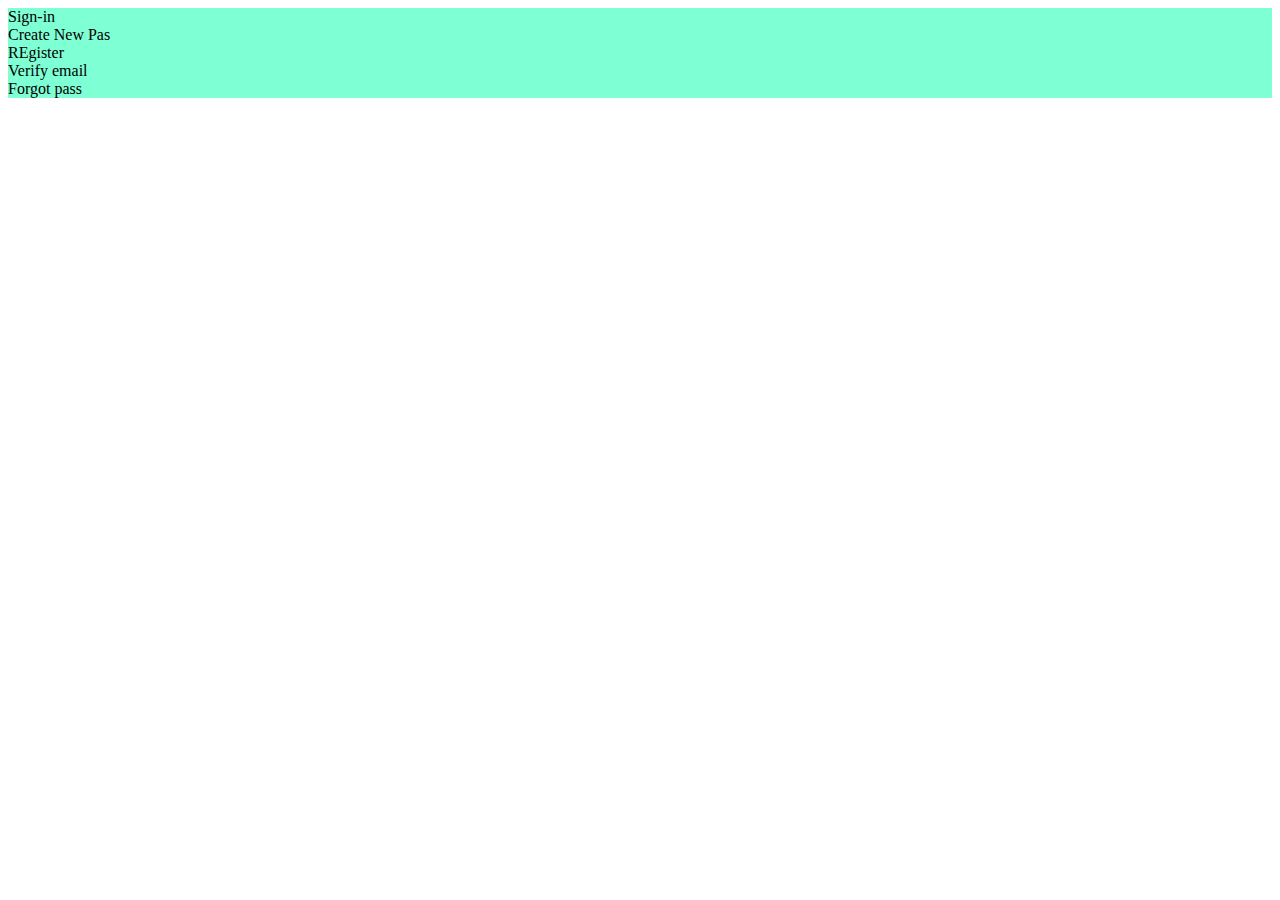
<file: index.html>
<!DOCTYPE html>
<html lang="en">

<head>
    <meta charset="UTF-8">
    <meta name="viewport" content="width=device-width, initial-scale=1.0">
    <title>Document</title>
</head>
<style>
    .container {
        background-color: aquamarine;
    }
    
    a {
        color: black;
        display: block;
        text-decoration: none;
    }
</style>

<body>
    <div class="container bg1">
        <a href="./sign-in.html">Sign-in</a>
        <a href="./create-new-pass.html">Create New Pas</a>
        <a href="./register.html">REgister</a>
        <a href="./verify-email.html">Verify email</a>
        <a href="./forgot-pass.html">Forgot pass</a>
    </div>

</body>

</html>
</file>
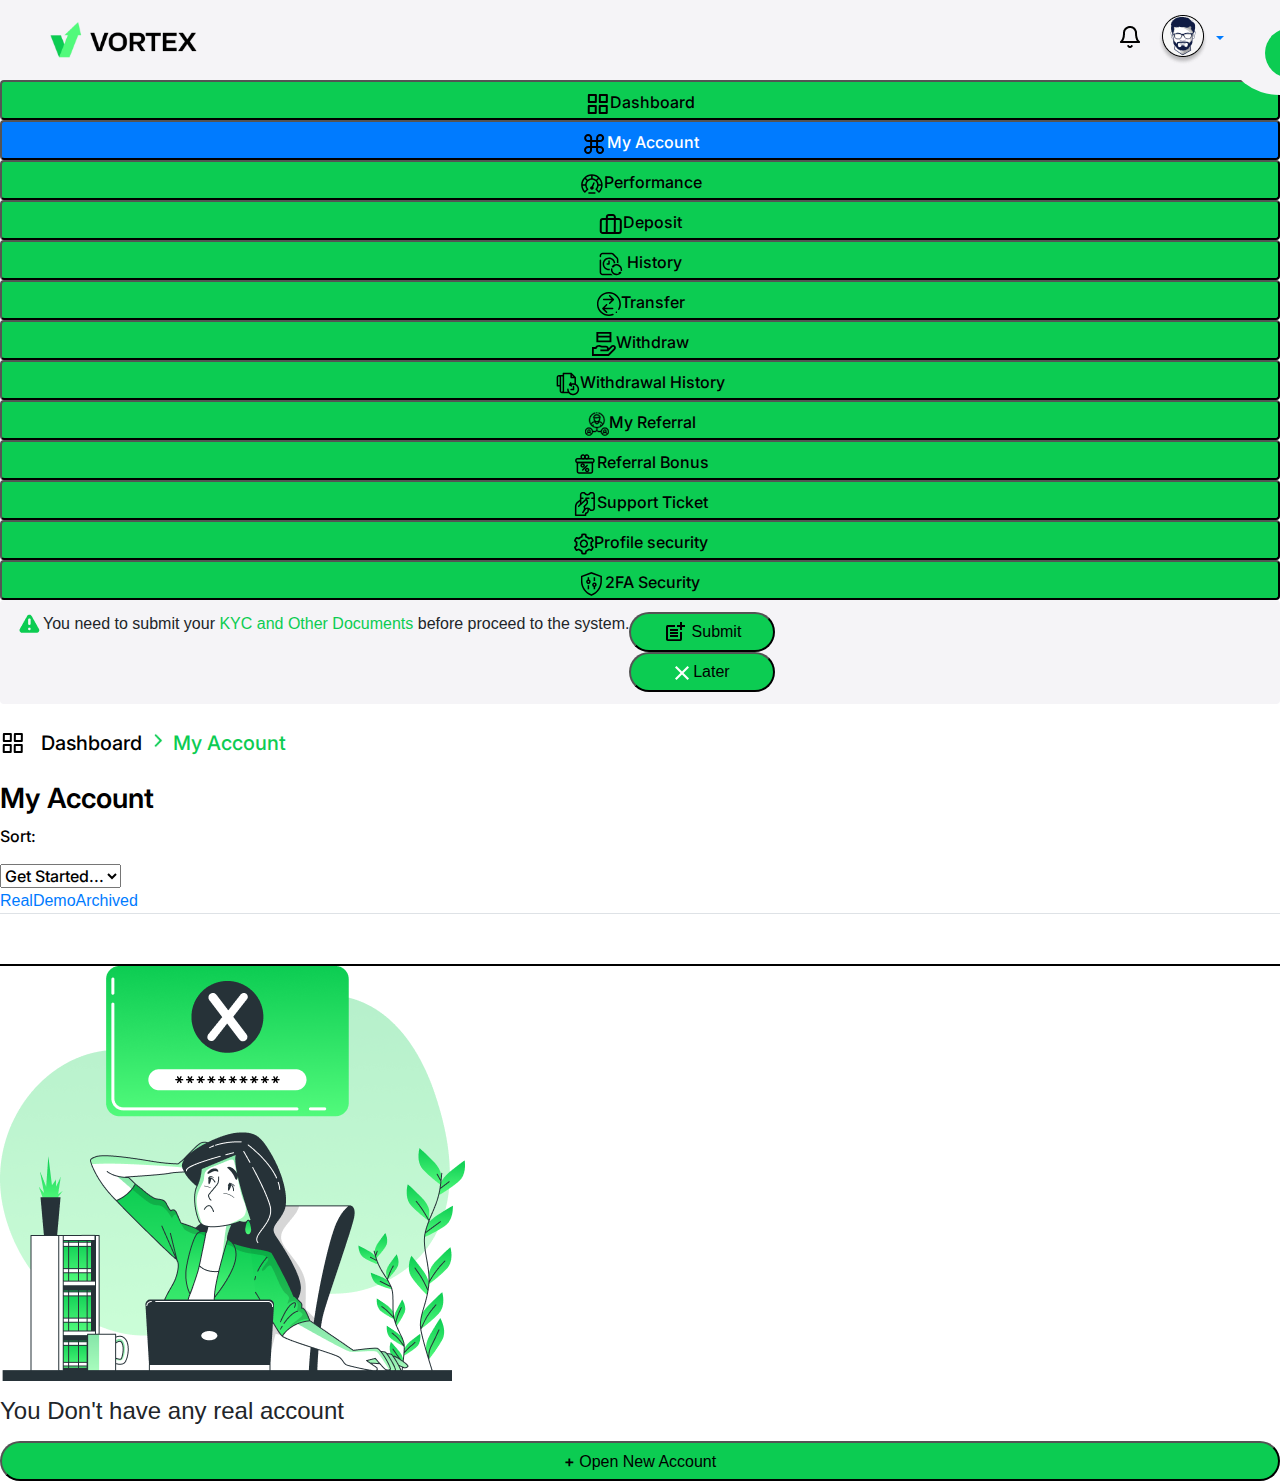
<file: account.html>
<!DOCTYPE html>
<html lang="en">

<head>
    <meta charset="UTF-8">
    <meta name="viewport" content="width=device-width, initial-scale=1.0">
    <title>Account</title>
</head>
<!-- Latest compiled and minified CSS -->
<link rel="stylesheet" href="https://cdn.jsdelivr.net/npm/bootstrap@4.6.2/dist/css/bootstrap.min.css">
<!-- Font Awsome 5 -->
<link href="https://cdnjs.cloudflare.com/ajax/libs/font-awesome/5.15.4/css/all.min.css" rel="stylesheet">
<!-- custom css -->
<link rel="stylesheet" href="./assets/css/style.css">
<!-- common css -->
<link rel="stylesheet" href="./assets/css/common.css">
<!-- responsive -->
<link rel="stylesheet" href="./assets/css/responsive.css">


<body>
    <div class="wrapper">
        <!-- Navbar -->
        <nav class="navbar navbar-expand bg1 pl-lg-5 pr-lg-5 pl-3 pr-3">
            <a class="navbar-brand" href="#">
                <img src="./assets/img/logo.png" width="150" height="auto" class="d-inline-block align-top" alt="Logo">
            </a>
            <button class="navbar-toggler" type="button" data-toggle="collapse" data-target="#navbarNav" aria-controls="navbarNav" aria-expanded="false" aria-label="Toggle navigation">
          ppp
        </button>
            <div class="collapse navbar-collapse justify-content-end" id="navbarNav">
                <ul class="navbar-nav align-items-center">
                    <li class="nav-item">
                        <a class="nav-link medium-weight pt-0" href="#">
                            <img src="./assets/img/bell.png" alt="">
                        </a>
                    </li>
                    <li class="nav-item dropdown">
                        <a class="nav-link medium-weight dropdown-toggle" href="#" id="navbarDropdownMenuLink" role="button" data-toggle="dropdown" aria-haspopup="true" aria-expanded="false">
                            <img src="./assets/img/user-icon.png" alt="">
                        </a>
                        <div class="dropdown-menu dropdown-menu-right" aria-labelledby="navbarDropdownMenuLink">
                            <a class="dropdown-item" href="#">account</a>
                            <a class="dropdown-item" href="#">deposit</a>
                            <div class="dropdown-divider"></div>
                            <a class="dropdown-item" href="#">Logout</a>
                        </div>
                    </li>
                </ul>
            </div>
        </nav>
        <!-- Navbar End-->
        <div class="dashboard-structure">

            <div class="left-side show">
                <div class="circle bg1">
                    <button class="toggle-menu">
                    <img class="left-arrow mr-0" src="./assets/img/arrow-left.png" style="margin-top:-5px" alt="">
                </button>
                </div>
                <div class="nav flex-column nav-pills" id="v-pills-tab" role="tablist" aria-orientation="vertical">
                    <button class="nav-link medium-weight " id="v-pills-dashboard-tab" data-toggle="pill" data-target="#v-pills-dashboard" type="button" role="tab" aria-controls="v-pills-dashboard" aria-selected="true"><img src="./assets/img/dashboard-icon.svg" alt="">Dashboard</button>
                    <button class="nav-link medium-weight active" id="v-pills-account-tab" data-toggle="pill" data-target="#v-pills-account" type="button" role="tab" aria-controls="v-pills-account" aria-selected="false"><img src="./assets/img/account.svg" alt="">My Account</button>
                    <button class="nav-link medium-weight" id="v-pills-performance-tab" data-toggle="pill" data-target="#v-pills-performance" type="button" role="tab" aria-controls="v-pills-performance" aria-selected="false"><img src="./assets/img/performance_11743778 1.svg" alt="">Performance</button>
                    <button class="nav-link medium-weight" id="v-pills-deposit-tab" data-toggle="pill" data-target="#v-pills-deposit" type="button" role="tab" aria-controls="v-pills-deposit" aria-selected="false"><img src="./assets/img/deposi.svg" alt="">Deposit</button>
                    <button class="nav-link medium-weight" id="v-pills-history-tab" data-toggle="pill" data-target="#v-pills-history" type="button" role="tab" aria-controls="v-pills-history" aria-selected="false"><img src="./assets/img/deposit-history.svg" alt=""> History</button>
                    <button class="nav-link medium-weight" id="v-pills-transfer-tab" data-toggle="pill" data-target="#v-pills-transfer" type="button" role="tab" aria-controls="v-pills-transfer" aria-selected="true"><img src="./assets/img/transfer.svg" alt="">Transfer</button>
                    <button class="nav-link medium-weight" id="v-pills-withdraw-tab" data-toggle="pill" data-target="#v-pills-withdraw" type="button" role="tab" aria-controls="v-pills-withdraw" aria-selected="false"><img src="./assets/img/withdraw.svg" alt="">Withdraw</button>
                    <button class="nav-link medium-weight" id="v-pills-withdraw-history-tab" data-toggle="pill" data-target="#v-pills-withdraw-history" type="button" role="tab" aria-controls="v-pills-withdraw-history" aria-selected="false"><img src="./assets/img/withdraw-history.svg" alt="">Withdrawal History</button>
                    <button class="nav-link medium-weight" id="v-pills-referral-tab" data-toggle="pill" data-target="#v-pills-referral" type="button" role="tab" aria-controls="v-pills-referral" aria-selected="false"><img src="./assets/img/referal.svg" alt="">My Referral</button>
                    <button class="nav-link medium-weight" id="v-pills-referral-bonus-tab" data-toggle="pill" data-target="#v-pills-referral-bonus" type="button" role="tab" aria-controls="v-pills-referral-bonus" aria-selected="true"><img src="./assets/img/referal-bonus.svg" alt="">Referral Bonus</button>
                    <button class="nav-link medium-weight" id="v-pills-ticket-tab" data-toggle="pill" data-target="#v-pills-ticket" type="button" role="tab" aria-controls="v-pills-ticket" aria-selected="false"><img src="./assets/img/ticket.svg" alt="">Support Ticket</button>
                    <button class="nav-link medium-weight" id="v-pills-profile-setting-tab" data-toggle="pill" data-target="#v-pills-profile-setting" type="button" role="tab" aria-controls="v-pills-profile-setting" aria-selected="false"><img src="./assets/img/setting.svg" alt="">Profile security</button>
                    <button class="nav-link medium-weight" id="v-pills-security-tab" data-toggle="pill" data-target="#v-pills-security" type="button" role="tab" aria-controls="v-pills-security" aria-selected="false"><img src="./assets/img/security.svg" alt="">2FA Security</button>
                </div>
            </div>
            <div class="right-side">
                <div class="breadcrumb bg1">
                    <p><img src="./assets/img/danger.png" alt="">You need to submit your <a href="#!" class="text-decoration-none green">KYC and Other Documents</a> before proceed to the system.</p>
                    <div class="buttons">
                        <button class="black"><img src="./assets/img/submit.png" alt=""> Submit</button>
                        <button class="closed"><img src="./assets/img/cross.png" alt=""> Later</button>
                    </div>
                </div>
                <div class="breadcrumb2 pt-2 pb-2">
                    <ul class="list-unstyled d-flex">
                        <li>
                            <a class="text-decoration-none text-dark pr-2 medium-weight d-flex" href="#!"><img class="pr-3" src="./assets/img/dashboard-icon.svg" alt=""> Dashboard </a>
                        </li>
                        <li>
                            <img style="margin-top: 0px;" width="15px" src="./assets/img/right-arrow.png" alt="">
                        </li>
                        <li>
                            <a class="text-decoration-none green pl-2 medium-weight " href="#!">My Account</a>
                        </li>
                    </ul>
                </div>
                <div class="tab-content" id="v-pills-tabContent">
                    <div class="tab-pane fade  " id="v-pills-dashboard" role="tabpanel" aria-labelledby="v-pills-dashboard-tab">
                        dashboard
                    </div>
                    <div class="tab-pane fade show active" id="v-pills-account" role="tabpanel" aria-labelledby="v-pills-account-tab">
                        <div class="main-head-content">
                            <div class="left1">
                                <h3 class="text-dark semi-bold-weight">My Account</h3>
                            </div>
                            <div class="right1">
                                <p class="text-dark medium-weight">
                                    Sort:
                                </p>
                                <select class="medium-weight">
                                    <option value="">Get Started...</option>
                                    <option value="1">Country 1</option>
                                    <option value="2">Country 2</option>
                                    <option value="3">Country 3</option>
                                    <!-- Add more options as needed -->
                                </select>
                            </div>
                        </div>
                        <ul class="nav nav-tabs">
                            <li class="active"><a class="active" data-toggle="tab" href="#real">Real</a></li>
                            <li><a data-toggle="tab" href="#menu1">Demo</a></li>
                            <li><a class="pr-3" data-toggle="tab" href="#menu2">Archived</a></li>
                        </ul>
                        <div class="divider"></div>
                        <div class="tab-content">
                            <div id="real" class="tab-pane fade in active show">
                                <img src="./assets/img/forgot-password.png" alt="">
                                <div class="content">
                                    <h4 class="pt-3 pb-2">You Don't have any real account</h4>
                                    <button><span class="semi-bold-weight">+</span> Open New Account</button>
                                </div>
                            </div>
                            <div id="menu1" class="tab-pane fade">
                                <h3>Menu 1</h3>
                                <p>Some content in menu 1.</p>
                            </div>
                            <div id="menu2" class="tab-pane fade">
                                <h3>Menu 2</h3>
                                <p>Some content in menu 2.</p>
                            </div>
                        </div>

                    </div>
                    <div class="tab-pane fade" id="v-pills-performance" role="tabpanel" aria-labelledby="v-pills-performance-tab">.3..</div>
                    <div class="tab-pane fade" id="v-pills-deposit" role="tabpanel" aria-labelledby="v-pills-deposit-tab">..4.</div>
                    <div class="tab-pane fade" id="v-pills-history" role="tabpanel" aria-labelledby="v-pills-history-tab">..5.</div>
                    <div class="tab-pane fade " id="v-pills-transfer" role="tabpanel" aria-labelledby="v-pills-transfer-tab">.6..</div>
                    <div class="tab-pane fade" id="v-pills-withdraw" role="tabpanel" aria-labelledby="v-pills-withdraw-tab">.7..</div>
                    <div class="tab-pane fade" id="v-pills-withdraw-history" role="tabpanel" aria-labelledby="v-pills-withdraw-history-tab">..8.</div>
                    <div class="tab-pane fade" id="v-pills-referral" role="tabpanel" aria-labelledby="v-pills-referral-tab">.9..</div>
                    <div class="tab-pane fade " id="v-pills-referral-bonus" role="tabpanel" aria-labelledby="v-pills-referral-bonus-tab">.10..</div>
                    <div class="tab-pane fade" id="v-pills-ticket" role="tabpanel" aria-labelledby="v-pills-ticket-tab">.11..</div>
                    <div class="tab-pane fade" id="v-pills-profile-setting" role="tabpanel" aria-labelledby="v-pills-profile-setting-tab">.12..</div>
                    <div class="tab-pane fade" id="v-pills-security" role="tabpanel" aria-labelledby="v-pills-security-tab">.13..</div>
                </div>
            </div>
        </div>
    </div>

    </div>
</body>
<!-- jQuery library -->
<script src="https://cdn.jsdelivr.net/npm/jquery@3.7.1/dist/jquery.slim.min.js"></script>

<!-- Popper JS -->
<script src="https://cdn.jsdelivr.net/npm/popper.js@1.16.1/dist/umd/popper.min.js"></script>

<!-- Latest compiled JavaScript -->
<script src="https://cdn.jsdelivr.net/npm/bootstrap@4.6.2/dist/js/bootstrap.bundle.min.js"></script>

<script>
    $(document).ready(function() {
        $(".toggle-menu").click(function() {
            $(".left-side").toggleClass("show");
            $('.right-side').toggleClass('active');
            $(".left-arrow").toggleClass("active");
        });
        $('.closed').click(function() {
            $('.breadcrumb').hide();
        })
    });
</script>

</html>
</file>
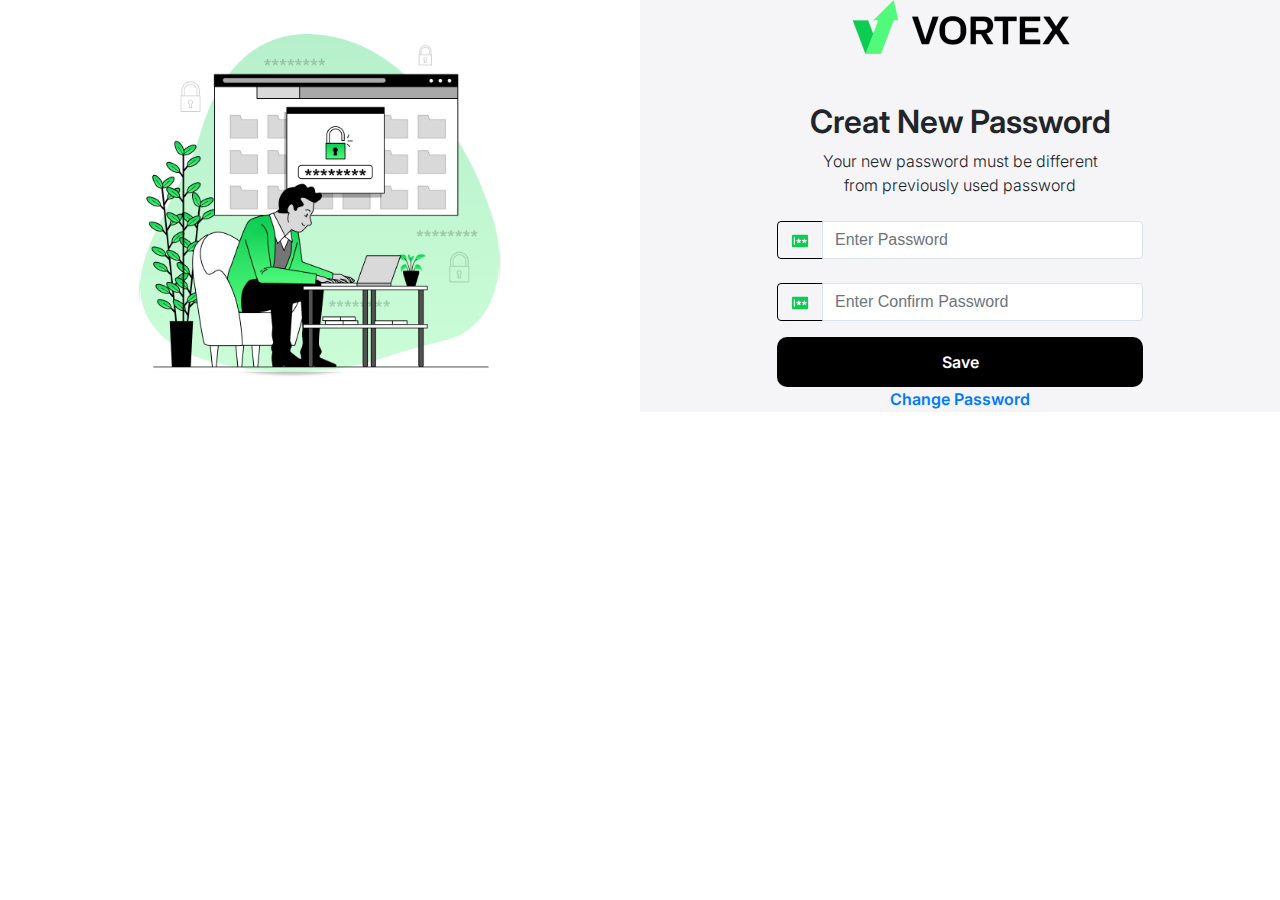
<file: create-new-pass.html>
<!DOCTYPE html>
<html lang="en">

<head>
    <meta charset="UTF-8">
    <meta name="viewport" content="width=device-width, initial-scale=1.0">
    <title>Forgot-Password</title>
</head>
<!-- Latest compiled and minified CSS -->
<link rel="stylesheet" href="https://cdn.jsdelivr.net/npm/bootstrap@4.6.2/dist/css/bootstrap.min.css">
<!-- Font Awsome 5 -->
<link href="https://cdnjs.cloudflare.com/ajax/libs/font-awesome/5.15.4/css/all.min.css" rel="stylesheet">
<!-- custom css -->
<link rel="stylesheet" href="./assets/css/style.css">
<!-- common css -->
<link rel="stylesheet" href="./assets/css/common.css">
<!-- responsive -->
<link rel="stylesheet" href="./assets/css/responsive.css">

<body>
    <section class="create-new-pass">
        <div class="container-fluid">
            <div class="row justify-content-center align-items-center text-center">
                <div class="col-lg-6 col-md-6 col-sm-12">
                    <div class="img">
                        <img src="./assets/img/create-password.png" alt="">
                    </div>
                </div>
                <div class="col-lg-6 col-md-6 col-sm-12 bg1 h-100">
                    <form action="" class=" h-100">
                        <div class="form-content h-100">
                            <img class="logo" src="./assets/img/logo.png" alt="">
                            <h2 class="semi-bold-weight mt-5 ">Creat New Password</h2>
                            <p class="light-weight">Your new password must be different<br> from previously used password</p>

                            <div class="input-group mt-4">
                                <div class="input-group-prepend">
                                    <span class="input-group-text"><i class="">
                                        <img src="./assets/img/passowrd.png" alt="">
                                    </i></span>
                                </div>
                                <input type="password" class="form-control" placeholder="Enter Password">
                            </div>
                            <div class="input-group mt-4">
                                <div class="input-group-prepend">
                                    <span class="input-group-text"><i class="">
                                        <img src="./assets/img/passowrd.png" alt="">
                                    </i></span>
                                </div>
                                <input type="password" class="form-control" placeholder="Enter Confirm Password">
                            </div>
                            <a href="#!" class="btn semi-bold-weight mt-3">Save</a>
                            <span class="span1">
                               <a href="#!" class="semi-bold-weight">  Change Password</a> 
                            </span>
                        </div>
                    </form>
                </div>
            </div>
        </div>
    </section>
</body>
<!-- jQuery library -->
<script src="https://cdn.jsdelivr.net/npm/jquery@3.7.1/dist/jquery.slim.min.js"></script>

<!-- Popper JS -->
<script src="https://cdn.jsdelivr.net/npm/popper.js@1.16.1/dist/umd/popper.min.js"></script>

<!-- Latest compiled JavaScript -->
<script src="https://cdn.jsdelivr.net/npm/bootstrap@4.6.2/dist/js/bootstrap.bundle.min.js"></script>



</html>
</file>
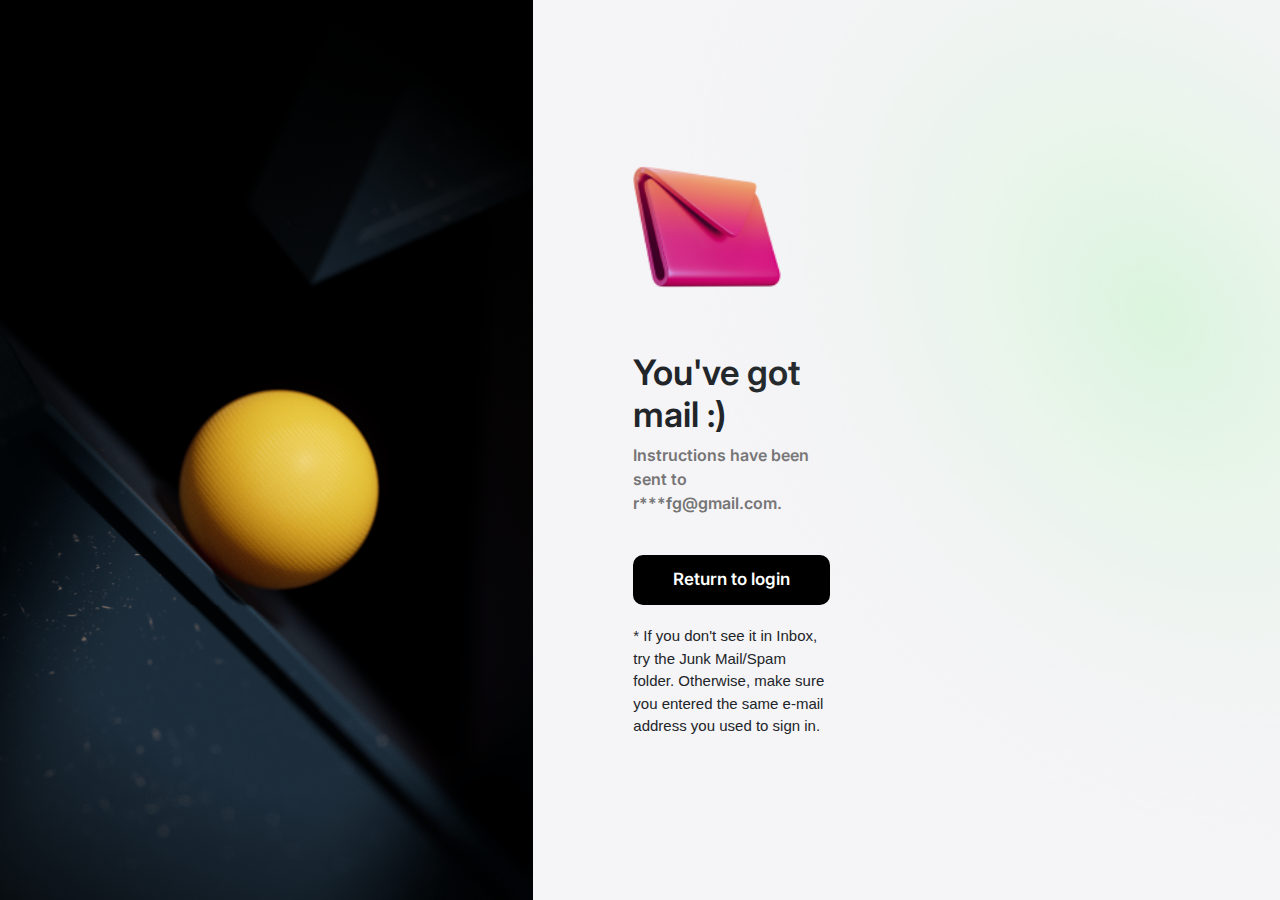
<file: email-message.html>
<!DOCTYPE html>
<html lang="en">

<head>
    <meta charset="UTF-8">
    <meta name="viewport" content="width=device-width, initial-scale=1.0">
    <title>Forgot-Password</title>
</head>
<!-- Latest compiled and minified CSS -->
<link rel="stylesheet" href="https://cdn.jsdelivr.net/npm/bootstrap@4.6.2/dist/css/bootstrap.min.css">
<!-- Font Awsome 5 -->
<link href="https://cdnjs.cloudflare.com/ajax/libs/font-awesome/5.15.4/css/all.min.css" rel="stylesheet">
<!-- custom css -->
<link rel="stylesheet" href="./assets/css/style.css">
<!-- common css -->
<link rel="stylesheet" href="./assets/css/common.css">
<!-- responsive -->
<link rel="stylesheet" href="./assets/css/responsive.css">

<body>
    <section class="email-mess">
        <div class="container-fluid p-0">
            <div class="row no-gutters justify-content-center align-items-center text-center">
                <div class="col-lg-5 col-md-5 col-sm-12 h-100">
                    <div class="img h-100" style="background-image: url('./assets/img/bg4.svg');background-position: center;background-size: cover;">
                        <!-- <img src="./assets/img/bg2.png" alt=""> -->
                    </div>
                </div>
                <div class="col-lg-7 col-md-7 col-sm-12 h-100 bg1 overflow-hidden">
                    <form action="" class=" h-100">
                        <div class="form-content h-100 position-relative">
                            <div class="bg-overlay-green"></div>
                            <img class="logo" src="./assets/img/mail-dynamic-color.png" alt="">
                            <h4 class="medium-weight mt-2">You've got mail :)</h4>
                            <p class="semi-bold-weight" style="color: #757575;">Instructions have been sent to r***fg@gmail.com.</p>
                            <a href="#!" class="btn semi-bold-weight mt-4">Return to login</a>
                            <span class="span1" style="font-size: 15px;">
                                * If you don't see it in Inbox, try the Junk Mail/Spam folder.
                                Otherwise, make sure you entered the same e-mail address you used to sign in.
                            </span>
                        </div>
                    </form>
                </div>
            </div>
        </div>
    </section>
</body>
<!-- jQuery library -->
<script src="https://cdn.jsdelivr.net/npm/jquery@3.7.1/dist/jquery.slim.min.js"></script>

<!-- Popper JS -->
<script src="https://cdn.jsdelivr.net/npm/popper.js@1.16.1/dist/umd/popper.min.js"></script>

<!-- Latest compiled JavaScript -->
<script src="https://cdn.jsdelivr.net/npm/bootstrap@4.6.2/dist/js/bootstrap.bundle.min.js"></script>



</html>
</file>
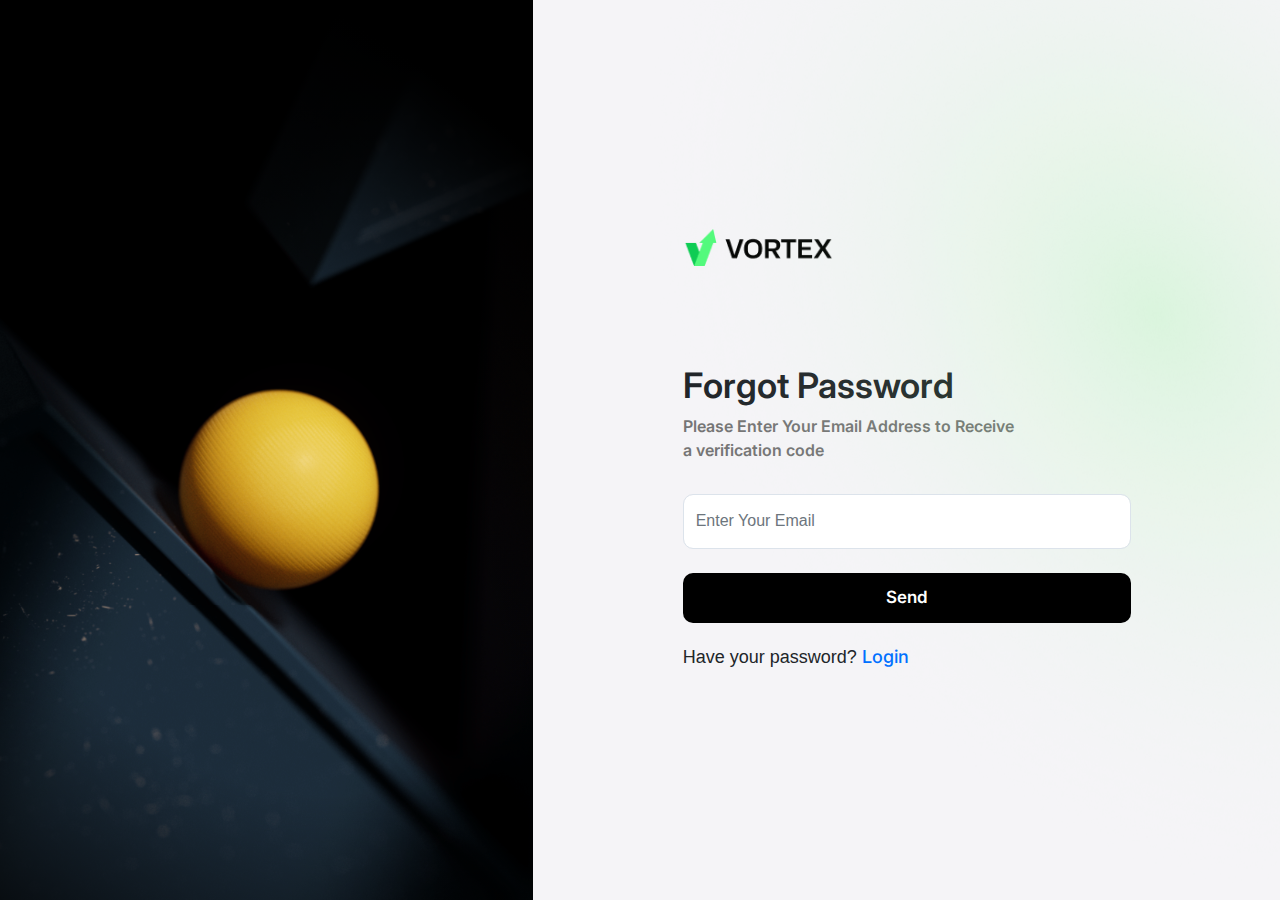
<file: forgot-pass.html>
<!DOCTYPE html>
<html lang="en">

<head>
    <meta charset="UTF-8">
    <meta name="viewport" content="width=device-width, initial-scale=1.0">
    <title>Forgot-Password</title>
</head>
<!-- Latest compiled and minified CSS -->
<link rel="stylesheet" href="https://cdn.jsdelivr.net/npm/bootstrap@4.6.2/dist/css/bootstrap.min.css">
<!-- Font Awsome 5 -->
<link href="https://cdnjs.cloudflare.com/ajax/libs/font-awesome/5.15.4/css/all.min.css" rel="stylesheet">
<!-- custom css -->
<link rel="stylesheet" href="./assets/css/style.css">
<!-- common css -->
<link rel="stylesheet" href="./assets/css/common.css">
<!-- responsive -->
<link rel="stylesheet" href="./assets/css/responsive.css">

<body>
    <section class="forgot-pass">
        <div class="container-fluid p-0">
            <div class="row no-gutters justify-content-center align-items-center text-center">
                <div class="col-lg-5 col-md-5 col-sm-12 h-100">
                    <div class="img h-100" style="background-image: url('./assets/img/bg4.svg');background-position: center;background-size: cover;">
                        <!-- <img src="./assets/img/bg2.png" alt=""> -->
                    </div>
                </div>
                <div class="col-lg-7 col-md-7 col-sm-12 h-100 bg1 overflow-hidden">
                    <form action="" class=" h-100">
                        <div class="form-content h-100 position-relative">
                            <div class="bg-overlay-green"></div>
                            <img class="logo" src="./assets/img/Logo-2.png" alt="">
                            <h4 class="medium-weight mt-5">Forgot Password</h4>
                            <p class="semi-bold-weight" style="color: #757575;">Please Enter Your Email Address to Receive</br> a verification code</p>
                            <div class="input-group mt-3">
                                <input type="email" class="form-control" placeholder="Enter Your Email">
                            </div>

                            <a href="#!" class="btn semi-bold-weight mt-4">Send</a>
                            <span class="span1">
                                Have your password?<a href="#!" class="medium-weight"> Login</a> 
                            </span>
                        </div>
                    </form>
                </div>
            </div>
        </div>
    </section>
</body>
<!-- jQuery library -->
<script src="https://cdn.jsdelivr.net/npm/jquery@3.7.1/dist/jquery.slim.min.js"></script>

<!-- Popper JS -->
<script src="https://cdn.jsdelivr.net/npm/popper.js@1.16.1/dist/umd/popper.min.js"></script>

<!-- Latest compiled JavaScript -->
<script src="https://cdn.jsdelivr.net/npm/bootstrap@4.6.2/dist/js/bootstrap.bundle.min.js"></script>



</html>
</file>
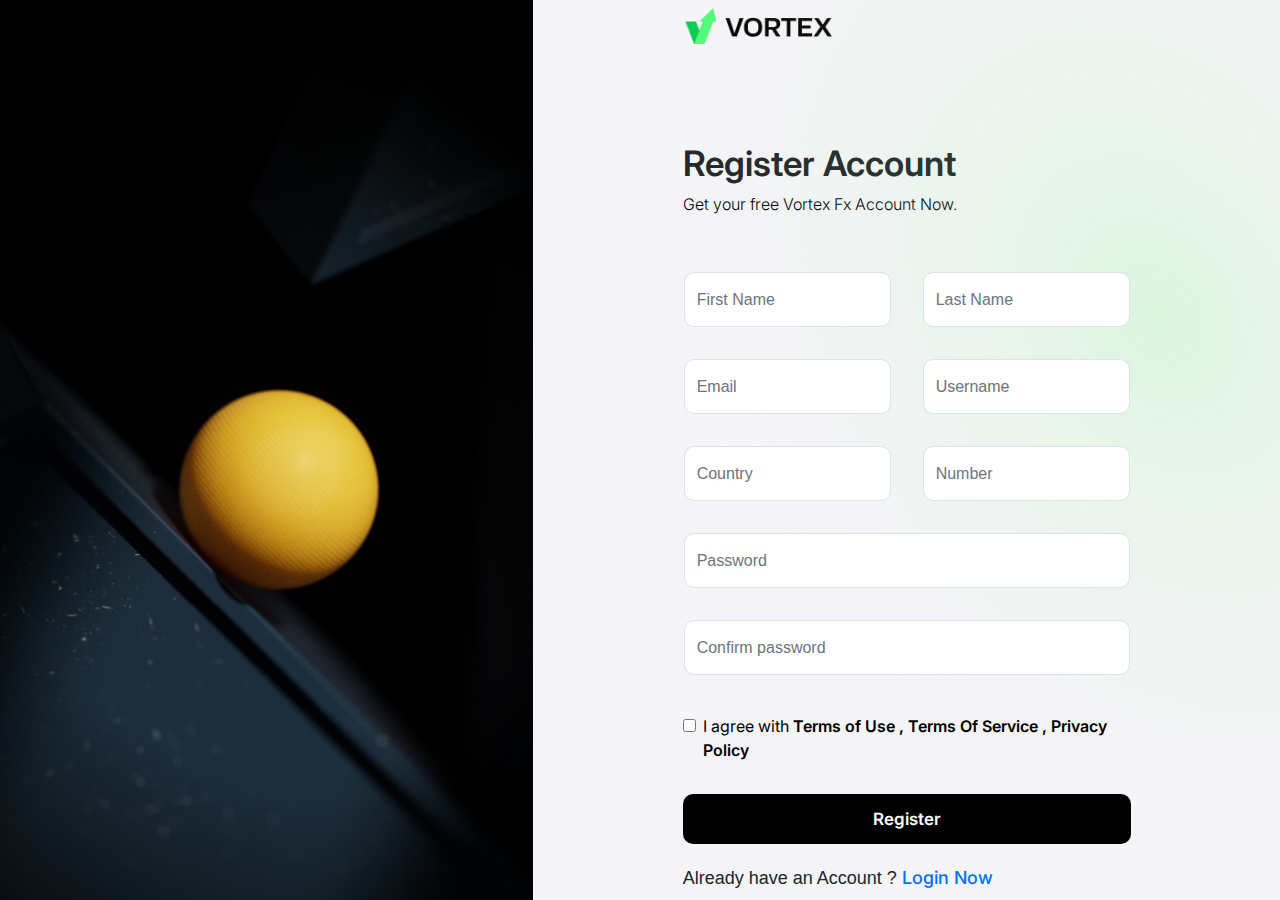
<file: register.html>
<!DOCTYPE html>
<html lang="en">

<head>
    <meta charset="UTF-8">
    <meta name="viewport" content="width=device-width, initial-scale=1.0">
    <title>Register</title>
</head>
<!-- Latest compiled and minified CSS -->
<link rel="stylesheet" href="https://cdn.jsdelivr.net/npm/bootstrap@4.6.2/dist/css/bootstrap.min.css">
<!-- Font Awsome 5 -->
<link href="https://cdnjs.cloudflare.com/ajax/libs/font-awesome/5.15.4/css/all.min.css" rel="stylesheet">
<!-- custom css -->
<link rel="stylesheet" href="./assets/css/style.css">
<!-- common css -->
<link rel="stylesheet" href="./assets/css/common.css">
<!-- responsive -->
<link rel="stylesheet" href="./assets/css/responsive.css">

<body>
    <section class="register">
        <div class="container-fluid p-0">
            <div class="row no-gutters justify-content-center align-items-center text-center">
                <div class="col-lg-5 col-md-5 col-sm-12 h-100">
                    <div class="img h-100" style="background-image: url('./assets/img/bg4.svg');background-position: center;background-size: cover;">
                        <!-- <img src="./assets/img/bg2.png" alt=""> -->
                    </div>
                </div>
                <div class="col-lg-7 col-md-7 col-sm-12 h-100 bg1 overflow-hidden">
                    <form action="" class=" h-100">
                        <div class="form-content h-100 position-relative">
                            <div class="bg-overlay-green"></div>
                            <img class="logo" src="./assets/img/Logo-2.png" alt="">
                            <h4 class="medium-weight mt-5">Register Account</h4>
                            <p class="light-weight">Get your free Vortex Fx Account Now.</p>
                            <div class="row mt-4" style="height: auto;">
                                <div class="col-md-6 p-3">
                                    <div class="input-group">
                                        <input type="text" class="form-control" placeholder="First Name">
                                    </div>
                                </div>
                                <div class="col-md-6 p-3">
                                    <div class="input-group">
                                        <input type="text" class="form-control" placeholder="Last Name">
                                    </div>
                                </div>
                                <div class="col-md-6 p-3">
                                    <div class="input-group">
                                        <input type="email" class="form-control" placeholder="Email">
                                    </div>
                                </div>
                                <div class="col-md-6 p-3">
                                    <div class="input-group">
                                        <input type="text" class="form-control" placeholder="Username">
                                    </div>
                                </div>
                                <div class="col-md-6 p-3">
                                    <div class="input-group">
                                        <input type="text" class="form-control" placeholder="Country">
                                    </div>
                                </div>
                                <div class="col-md-6 p-3">
                                    <div class="input-group">
                                        <input type="tel" class="form-control" placeholder="Number">
                                    </div>
                                </div>
                                <div class="col-md-12 p-3">
                                    <div class="input-group">
                                        <input type="password" class="form-control" placeholder="Password">
                                    </div>
                                </div>
                                <div class="col-md-12 p-3">
                                    <div class="input-group">
                                        <input type="password" class="form-control" placeholder="Confirm password">
                                    </div>
                                </div>

                            </div>
                            <div class="remember-forgot mt-2">
                                <!-- <div class="d-flex justify-content-between">
                                    <input type="radio" id="remember-me" aria-label="Radio button for following text input">
                                    <label class="pl-3 pt-2 extra-light-weight text-left" for="remember-me">I agree with <span class="semi-bold-weight">Terms of Use , Terms Of Service , Privacy Policy</span> </label>
                                </div> -->
                                <div class="form-check">
                                    <input class="form-check-input" type="checkbox" value="" id="flexCheckDefault" />
                                    <label class="form-check-label regular-weight" for="flexCheckDefault">I agree with <span class="semi-bold-weight">Terms of Use , Terms Of Service , Privacy Policy</span> </label>
                                </div>
                            </div>
                            <a href="#!" class="btn semi-bold-weight mt-3">Register</a>
                            <span class="span1">
                                Already have an Account ?<a href="#!" class="medium-weight"> Login Now</a> 
                            </span>
                        </div>
                    </form>
                </div>
            </div>
        </div>
    </section>
</body>
<!-- jQuery library -->
<script src="https://cdn.jsdelivr.net/npm/jquery@3.7.1/dist/jquery.slim.min.js"></script>

<!-- Popper JS -->
<script src="https://cdn.jsdelivr.net/npm/popper.js@1.16.1/dist/umd/popper.min.js"></script>

<!-- Latest compiled JavaScript -->
<script src="https://cdn.jsdelivr.net/npm/bootstrap@4.6.2/dist/js/bootstrap.bundle.min.js"></script>



</html>
</file>
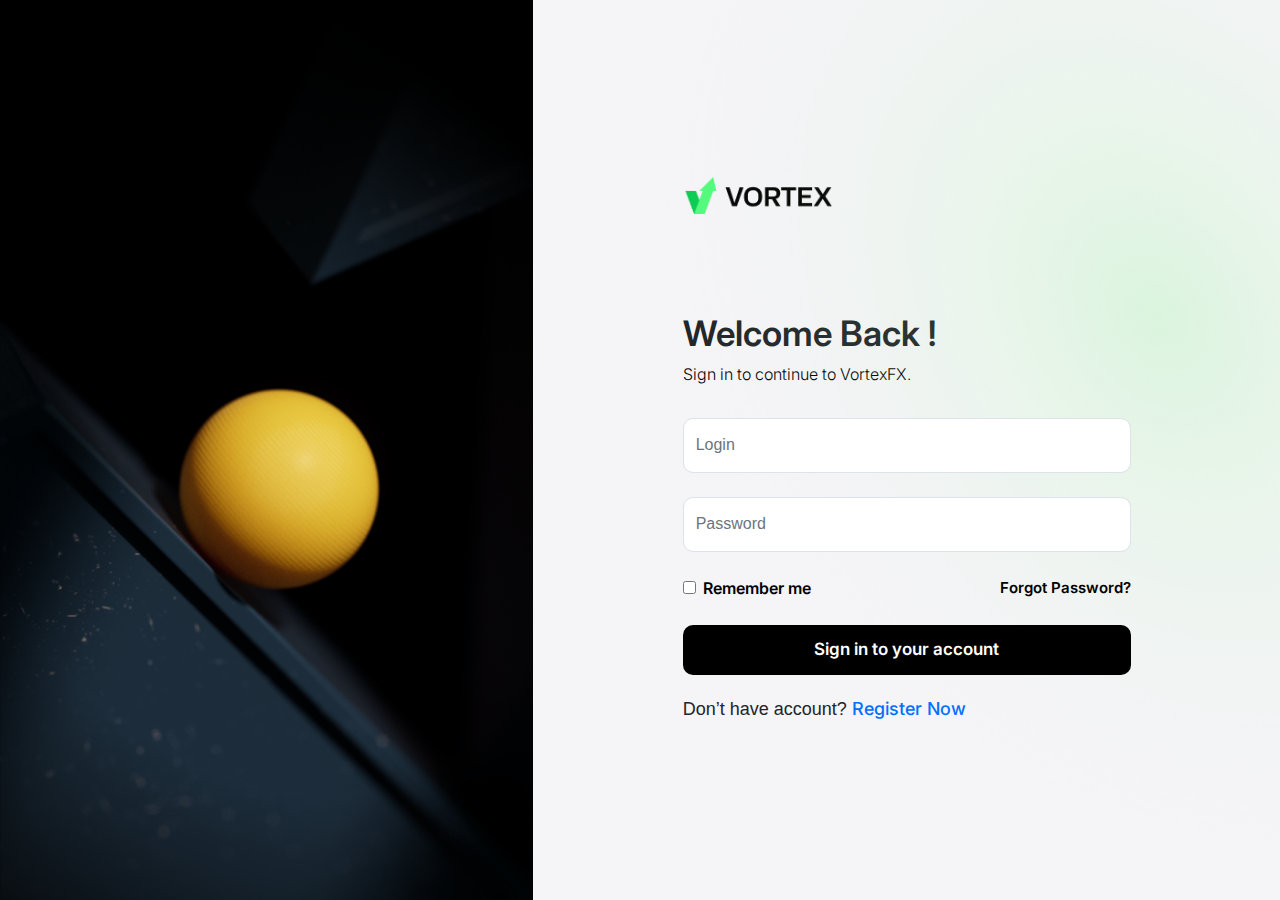
<file: sign-in.html>
<!DOCTYPE html>
<html lang="en">

<head>
    <meta charset="UTF-8">
    <meta name="viewport" content="width=device-width, initial-scale=1.0">
    <title>Sign-In</title>
</head>
<!-- Latest compiled and minified CSS -->
<link rel="stylesheet" href="https://cdn.jsdelivr.net/npm/bootstrap@4.6.2/dist/css/bootstrap.min.css">
<!-- Font Awsome 5 -->
<link href="https://cdnjs.cloudflare.com/ajax/libs/font-awesome/5.15.4/css/all.min.css" rel="stylesheet">
<!-- custom css -->
<link rel="stylesheet" href="./assets/css/style.css">
<!-- common css -->
<link rel="stylesheet" href="./assets/css/common.css">
<!-- responsive -->
<link rel="stylesheet" href="./assets/css/responsive.css">

<body>
    <section class="sign-in">
        <div class="container-fluid p-0">
            <div class="row no-gutters justify-content-center align-items-center text-center">
                <div class="col-lg-5 col-md-5 col-sm-12 h-100">
                    <div class="img h-100" style="background-image: url('./assets/img/bg2.png');background-position: center;background-size: cover;">
                        <!-- <img src="./assets/img/bg2.png" alt=""> -->
                    </div>
                </div>
                <div class="col-lg-7 col-md-7 col-sm-12 h-100 bg1 overflow-hidden">
                    <form action="" class=" h-100">
                        <div class="form-content h-100 position-relative">
                            <div class="bg-overlay-green"></div>
                            <img class="logo" src="./assets/img/Logo-2.png" alt="">
                            <h4 class="medium-weight mt-5">Welcome Back !</h4>
                            <p class="light-weight">Sign in to continue to VortexFX.</p>
                            <div class="input-group mt-3">
                                <input type="text" class="form-control" placeholder="Login">
                            </div>
                            <div class="input-group mt-4">
                                <input type="password" class="form-control" placeholder="Password">
                            </div>
                            <div class="remember-forgot mt-4 mb-2">
                                <div class="d-flex justify-content-between">
                                    <!-- <input type="radio" id="remember-me" aria-label="Radio button for following text input">
                                    <label class="pl-3 pt-2 semi-bold-weight" for="remember-me">Remember me</label> -->
                                    <div class="form-check">
                                        <input class="form-check-input" type="checkbox" value="" id="flexCheckDefault" />
                                        <label class="form-check-label semi-bold-weight" for="flexCheckDefault">Remember me</label>
                                    </div>
                                </div>
                                <div class="forgot">
                                    <a class="semi-bold-weight" href="#!">Forgot Password?</a>
                                </div>
                            </div>
                            <a href="#!" class="btn semi-bold-weight mt-3">Sign in to your account</a>
                            <span class="span1">
                                Don’t have account?<a href="#!" class="medium-weight"> Register Now</a> 
                            </span>
                        </div>
                    </form>
                </div>
            </div>
        </div>
    </section>
</body>
<!-- jQuery library -->
<script src="https://cdn.jsdelivr.net/npm/jquery@3.7.1/dist/jquery.slim.min.js"></script>

<!-- Popper JS -->
<script src="https://cdn.jsdelivr.net/npm/popper.js@1.16.1/dist/umd/popper.min.js"></script>

<!-- Latest compiled JavaScript -->
<script src="https://cdn.jsdelivr.net/npm/bootstrap@4.6.2/dist/js/bootstrap.bundle.min.js"></script>



</html>
</file>
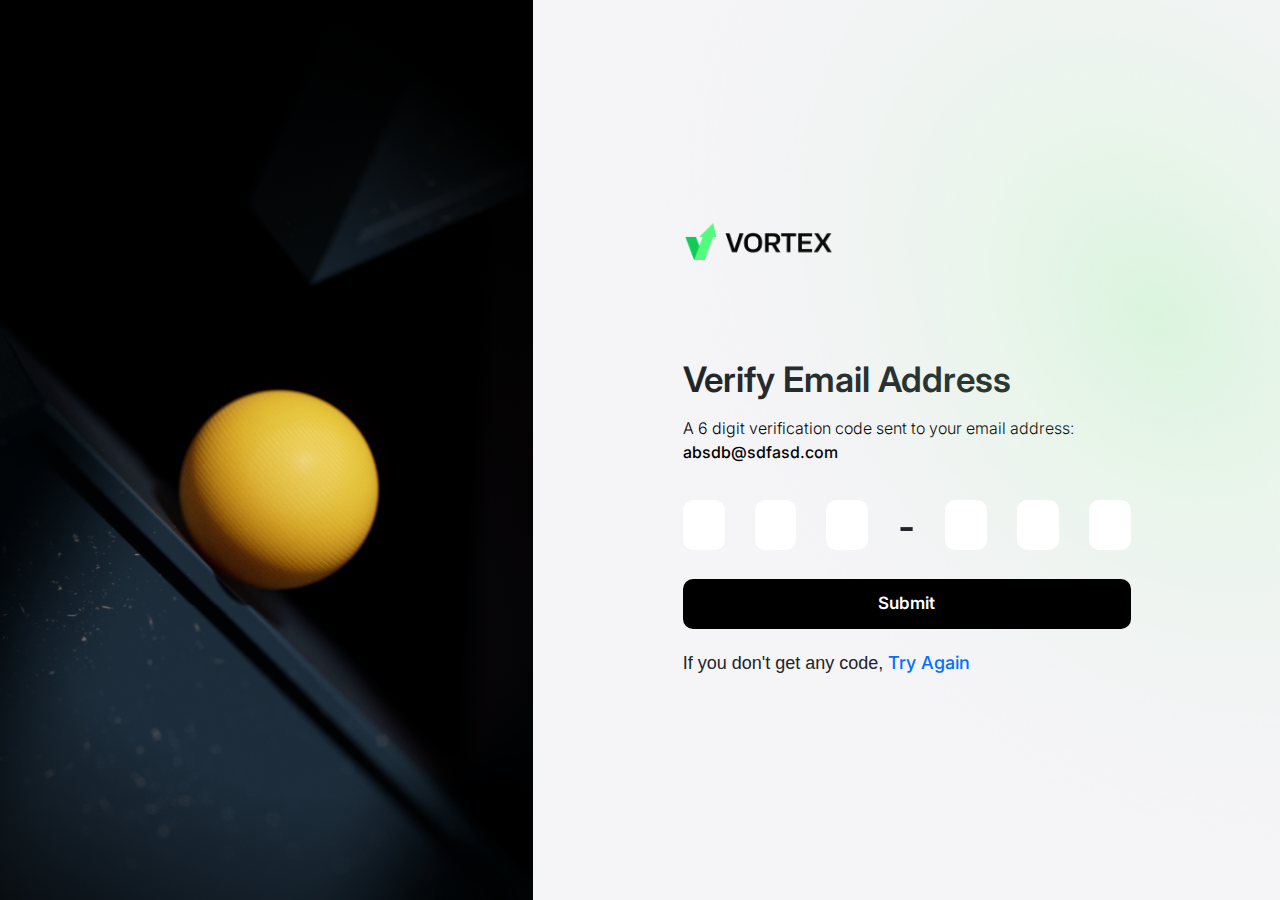
<file: verify-email.html>
<!DOCTYPE html>
<html lang="en">

<head>
    <meta charset="UTF-8">
    <meta name="viewport" content="width=device-width, initial-scale=1.0">
    <title>Forgot-Password</title>
</head>
<!-- Latest compiled and minified CSS -->
<link rel="stylesheet" href="https://cdn.jsdelivr.net/npm/bootstrap@4.6.2/dist/css/bootstrap.min.css">
<!-- Font Awsome 5 -->
<link href="https://cdnjs.cloudflare.com/ajax/libs/font-awesome/5.15.4/css/all.min.css" rel="stylesheet">
<!-- custom css -->
<link rel="stylesheet" href="./assets/css/style.css">
<!-- common css -->
<link rel="stylesheet" href="./assets/css/common.css">
<!-- responsive -->
<link rel="stylesheet" href="./assets/css/responsive.css">
<!-- <style>
    .verify-email .six-input input.empty-field {
        border: 1px solid red !important;
    }
</style> -->

<body>
    <section class="verify-email">
        <div class="container-fluid p-0">
            <div class="row no-gutters justify-content-center align-items-center text-center">
                <div class="col-lg-5 col-md-5 col-sm-12 h-100">
                    <div class="img h-100" style="background-image: url('./assets/img/bg4.svg');background-position: center;background-size: cover;">
                        <!-- <img src="./assets/img/bg2.png" alt=""> -->
                    </div>
                </div>
                <div class="col-lg-7 col-md-7 col-sm-12 h-100 bg1 overflow-hidden">
                    <form action="" class=" h-100">
                        <div class="form-content h-100 position-relative">
                            <div class="bg-overlay-green"></div>
                            <img class="logo" src="./assets/img/Logo-2.png" alt="">
                            <h4 class="medium-weight mt-5">Verify Email Address</h4>
                            <p class="light-weight pt-2 pb-2">A 6 digit verification code sent to your email address:
                                <span class="medium-weight">absdb@sdfasd.com</span> </p>
                            <div class="six-input">
                                <input type="text" id="1" class="six-input-field" maxlength="1">
                                <input type="text" id="2" class="six-input-field" maxlength="1">
                                <input type="text" id="3" class="six-input-field" maxlength="1">
                                <div class="dash">-</div>
                                <input type="text" id="4" class="six-input-field" maxlength="1">
                                <input type="text" id="5" class="six-input-field" maxlength="1">
                                <input type="text" id="6" class="six-input-field" maxlength="1">
                            </div>
                            <a href="#!" class="btn semi-bold-weight mt-3" id="submit-btn">Submit</a>
                            <span class="span1">
                                If you don't get any code, <a href="#!" class="medium-weight"> Try Again</a> 
                            </span>
                        </div>
                    </form>
                </div>
            </div>
        </div>
    </section>
</body>
<!-- jQuery library -->
<script src="https://cdn.jsdelivr.net/npm/jquery@3.7.1/dist/jquery.slim.min.js"></script>
<script src="./assets/js/custom.js"></script>
<!-- Popper JS -->
<script src="https://cdn.jsdelivr.net/npm/popper.js@1.16.1/dist/umd/popper.min.js"></script>

<!-- Latest compiled JavaScript -->
<script src="https://cdn.jsdelivr.net/npm/bootstrap@4.6.2/dist/js/bootstrap.bundle.min.js"></script>

<script src="./assets/js/custom.js"></script>

</html>
</file>
<file: assets/css/style.css>
.sign-in,
.forgot-pass,
.email-mess {
  height: 100vh;
  margin: auto 0;
}

.sign-in .container-fluid,
.sign-in .row,
.forgot-pass .container-fluid,
.forgot-pass .row,
.email-mess .container-fluid,
.email-mess .row {
  height: 100%;
}

.sign-in .form-content,
.forgot-pass .form-content,
.email-mess .form-content {
  display: -webkit-box;
  display: -ms-flexbox;
  display: flex;
  -webkit-box-orient: vertical;
  -webkit-box-direction: normal;
      -ms-flex-direction: column;
          flex-direction: column;
  -webkit-box-pack: center;
      -ms-flex-pack: center;
          justify-content: center;
  text-align: left;
  padding: 0 450px 0 100px;
}

.sign-in .form-content h4,
.forgot-pass .form-content h4,
.email-mess .form-content h4 {
  font-size: 2.2rem;
  font-weight: 600;
}

.sign-in .form-content .input-group-prepend .input-group-text::after,
.forgot-pass .form-content .input-group-prepend .input-group-text::after,
.email-mess .form-content .input-group-prepend .input-group-text::after {
  content: "";
  display: block;
  width: 1.5px;
  height: calc(100% - 8px);
  /* Adjust the height as needed */
  background-color: #000;
  /* Adjust the color as needed */
  margin: 3px 0 3px 10px;
  /* Adjust the margin to center the line vertically */
  height: 18px;
}

.sign-in .form-content input,
.forgot-pass .form-content input,
.email-mess .form-content input {
  border-radius: 10px;
}

.sign-in .form-content input[type="text"],
.sign-in .form-content input[type="password"],
.sign-in .form-content input[type="email"],
.forgot-pass .form-content input[type="text"],
.forgot-pass .form-content input[type="password"],
.forgot-pass .form-content input[type="email"],
.email-mess .form-content input[type="text"],
.email-mess .form-content input[type="password"],
.email-mess .form-content input[type="email"] {
  height: 55px;
  width: 20% !important;
}

.sign-in .form-content .input-group-text,
.forgot-pass .form-content .input-group-text,
.email-mess .form-content .input-group-text {
  border-top-left-radius: 100px;
  border-bottom-left-radius: 100px;
  height: 60px;
  background-color: white !important;
}

.sign-in .form-content .form-control:focus,
.forgot-pass .form-content .form-control:focus,
.email-mess .form-content .form-control:focus {
  border: 1px solid #fff;
  -webkit-box-shadow: none;
          box-shadow: none;
}

.sign-in .form-content p,
.forgot-pass .form-content p,
.email-mess .form-content p {
  color: #000;
}

.sign-in .form-content i,
.forgot-pass .form-content i,
.email-mess .form-content i {
  color: #0CCC52;
  margin-top: -4px;
}

.sign-in .form-content .remember-forgot,
.forgot-pass .form-content .remember-forgot,
.email-mess .form-content .remember-forgot {
  display: -webkit-box;
  display: -ms-flexbox;
  display: flex;
  -webkit-box-pack: justify;
      -ms-flex-pack: justify;
          justify-content: space-between;
  -webkit-box-align: center;
      -ms-flex-align: center;
          align-items: center;
  z-index: 2;
  color: #000;
  font-weight: 700;
}

.sign-in .form-content .remember-forgot .forgot a,
.forgot-pass .form-content .remember-forgot .forgot a,
.email-mess .form-content .remember-forgot .forgot a {
  font-size: 15px;
  color: #000000;
  text-decoration: none;
  z-index: 2;
  position: relative;
}

.sign-in .form-content .remember-forgot .forgot a:hover,
.forgot-pass .form-content .remember-forgot .forgot a:hover,
.email-mess .form-content .remember-forgot .forgot a:hover {
  color: #000 !important;
}

.sign-in .form-content .logo,
.forgot-pass .form-content .logo,
.email-mess .form-content .logo {
  width: 150px;
  text-align: left;
  margin-bottom: 50px;
}

.sign-in .form-content a.btn,
.forgot-pass .form-content a.btn,
.email-mess .form-content a.btn {
  font-size: 17px;
  z-index: 2;
}

.sign-in .form-content a.btn:focus,
.forgot-pass .form-content a.btn:focus,
.email-mess .form-content a.btn:focus {
  -webkit-box-shadow: none;
          box-shadow: none;
}

.sign-in .form-content .span1,
.forgot-pass .form-content .span1,
.email-mess .form-content .span1 {
  font-size: 18px;
  margin-top: 20px;
  z-index: 2;
}

.sign-in .form-content .span1 a,
.forgot-pass .form-content .span1 a,
.email-mess .form-content .span1 a {
  color: #0070FF;
}

.sign-in .form-content .span1 a:hover,
.forgot-pass .form-content .span1 a:hover,
.email-mess .form-content .span1 a:hover {
  color: #0070FF !important;
}

.register {
  height: 100vh;
  margin: auto 0;
}

.register .container-fluid,
.register .row {
  height: 100%;
}

.register .form-content {
  display: -webkit-box;
  display: -ms-flexbox;
  display: flex;
  -webkit-box-orient: vertical;
  -webkit-box-direction: normal;
      -ms-flex-direction: column;
          flex-direction: column;
  -webkit-box-pack: center;
      -ms-flex-pack: center;
          justify-content: center;
  text-align: left;
  padding: 0 450px 0 100px;
}

.register .form-content h4 {
  font-size: 2.2rem;
  font-weight: 600;
}

.register .form-content .input-group-prepend .input-group-text::after {
  content: "";
  display: block;
  width: 1.5px;
  height: calc(100% - 8px);
  /* Adjust the height as needed */
  background-color: #000;
  /* Adjust the color as needed */
  margin: 3px 0 3px 10px;
  /* Adjust the margin to center the line vertically */
  height: 18px;
}

.register .form-content input {
  border-radius: 10px;
}

.register .form-content input[type="text"],
.register .form-content input[type="password"],
.register .form-content input[type="email"],
.register .form-content input[type="tel"] {
  height: 55px;
  width: 20% !important;
}

.register .form-content .input-group-text {
  border-top-left-radius: 100px;
  border-bottom-left-radius: 100px;
  height: 60px;
  background-color: white !important;
}

.register .form-content .form-control:focus {
  border: 1px solid #fff;
  -webkit-box-shadow: none;
          box-shadow: none;
}

.register .form-content p {
  color: #000;
}

.register .form-content i {
  color: #0CCC52;
  margin-top: -4px;
}

.register .form-content .remember-forgot {
  display: -webkit-box;
  display: -ms-flexbox;
  display: flex;
  -webkit-box-pack: justify;
      -ms-flex-pack: justify;
          justify-content: space-between;
  -webkit-box-align: center;
      -ms-flex-align: center;
          align-items: center;
  z-index: 2;
  color: #000;
  font-weight: 700;
  padding: 15px 0;
}

.register .form-content .remember-forgot .forgot a {
  font-size: 15px;
  color: #000000;
  text-decoration: none;
  z-index: 2;
  position: relative;
}

.register .form-content .remember-forgot .forgot a:hover {
  color: #000 !important;
}

.register .form-content .logo {
  width: 150px;
  text-align: left;
  margin-bottom: 50px;
}

.register .form-content a.btn {
  font-size: 17px;
  z-index: 2;
}

.register .form-content a.btn:focus {
  -webkit-box-shadow: none;
          box-shadow: none;
}

.register .form-content .span1 {
  font-size: 18px;
  margin-top: 20px;
  z-index: 2;
}

.register .form-content .span1 a {
  color: #0070FF;
}

.register .form-content .span1 a:hover {
  color: #0070FF !important;
}

.verify-email {
  height: 100vh;
  margin: auto 0;
}

.verify-email .container-fluid,
.verify-email .row {
  height: 100%;
}

.verify-email .form-content {
  display: -webkit-box;
  display: -ms-flexbox;
  display: flex;
  -webkit-box-orient: vertical;
  -webkit-box-direction: normal;
      -ms-flex-direction: column;
          flex-direction: column;
  -webkit-box-pack: center;
      -ms-flex-pack: center;
          justify-content: center;
  text-align: left;
  padding: 0 450px 0 100px;
}

.verify-email .form-content h4 {
  font-size: 2.2rem;
  font-weight: 600;
}

.verify-email .form-content .input-group-prepend .input-group-text::after {
  content: "";
  display: block;
  width: 1.5px;
  height: calc(100% - 8px);
  /* Adjust the height as needed */
  background-color: #000;
  /* Adjust the color as needed */
  margin: 3px 0 3px 10px;
  /* Adjust the margin to center the line vertically */
  height: 18px;
}

.verify-email .form-content input {
  border-radius: 10px;
}

.verify-email .form-content input[type="text"],
.verify-email .form-content input[type="password"],
.verify-email .form-content input[type="email"],
.verify-email .form-content input[type="tel"] {
  height: 55px;
  width: 20% !important;
}

.verify-email .form-content .input-group-text {
  border-top-left-radius: 100px;
  border-bottom-left-radius: 100px;
  height: 60px;
  background-color: white !important;
}

.verify-email .form-content .form-control:focus {
  border: 1px solid #fff;
  -webkit-box-shadow: none;
          box-shadow: none;
}

.verify-email .form-content p {
  color: #000;
}

.verify-email .form-content i {
  color: #0CCC52;
  margin-top: -4px;
}

.verify-email .form-content .remember-forgot {
  display: -webkit-box;
  display: -ms-flexbox;
  display: flex;
  -webkit-box-pack: justify;
      -ms-flex-pack: justify;
          justify-content: space-between;
  -webkit-box-align: center;
      -ms-flex-align: center;
          align-items: center;
  z-index: 2;
  color: #000;
  font-weight: 700;
  padding: 15px 0;
}

.verify-email .form-content .remember-forgot .forgot a {
  font-size: 15px;
  color: #000000;
  text-decoration: none;
  z-index: 2;
  position: relative;
}

.verify-email .form-content .remember-forgot .forgot a:hover {
  color: #000 !important;
}

.verify-email .form-content .logo {
  width: 150px;
  text-align: left;
  margin-bottom: 50px;
}

.verify-email .form-content a.btn {
  font-size: 17px;
  z-index: 2;
}

.verify-email .form-content a.btn:focus {
  -webkit-box-shadow: none;
          box-shadow: none;
}

.verify-email .form-content .span1 {
  font-size: 18px;
  margin-top: 20px;
  z-index: 2;
}

.verify-email .form-content .span1 a {
  color: #0070FF;
}

.verify-email .form-content .span1 a:hover {
  color: #0070FF !important;
}

.verify-email .six-input {
  z-index: 2;
  display: -webkit-box;
  display: -ms-flexbox;
  display: flex;
  -webkit-box-pack: center;
      -ms-flex-pack: center;
          justify-content: center;
  gap: 30px;
  -webkit-box-align: center;
      -ms-flex-align: center;
          align-items: center;
}

.verify-email .six-input input {
  width: 30px !important;
  height: 50px !important;
  border: none !important;
}

.verify-email .six-input .dash {
  font-size: 50px;
}
/*# sourceMappingURL=style.css.map */
</file>
<file: assets/css/common.css>
@import url('https://fonts.googleapis.com/css2?family=Inter:wght@100..900&display=swap');

/* // <uniquifier>: Use a unique and descriptive class name
// <weight>: Use a value from 100 to 900 */

* {
    box-sizing: border-box;
    margin: 0;
    padding: 0;
}

.bold-weight {
    font-family: "Inter", sans-serif;
    font-optical-sizing: auto;
    font-weight: 700;
    font-style: normal;
    font-variation-settings: "slnt" 0;
}

.regular-weight {
    font-family: "Inter", sans-serif;
    font-optical-sizing: auto;
    font-weight: 400;
    font-style: normal;
    font-variation-settings: "slnt" 0;
}

.light-weight {
    font-family: "Inter", sans-serif;
    font-optical-sizing: auto;
    font-weight: 300;
    font-style: normal;
    font-variation-settings: "slnt" 0;
}

.extra-light-weight {
    font-family: "Inter", sans-serif;
    font-optical-sizing: auto;
    font-weight: 200;
    font-style: normal;
    font-variation-settings: "slnt" 0;
}

.medium-weight {
    font-family: "Inter", sans-serif;
    font-optical-sizing: auto;
    font-weight: 500;
    font-style: normal;
    font-variation-settings: "slnt" 0;
}

.semi-bold-weight {
    font-family: "Inter", sans-serif;
    font-optical-sizing: auto;
    font-weight: 600;
    font-style: normal;
    font-variation-settings: "slnt" 0;
}

button {
    width: 100%;
    height: 40px;
    background-color: #0CCC52;
    color: #000000;
    border-radius: 100px;
}

a.btn {
    width: 100%;
    background-color: #000;
    color: #000000;
    border-radius: 10px;
    display: flex;
    justify-content: center;
    align-items: center;
    text-align: center;
    text-decoration: none;
    height: 50px;
    color: #fff;
}

.bg1 {
    background: #F5F4F7;
}

.input-group-text {
    background-color: transparent !important;
    /* border-right: 0px solid #fff !important;
    border-top: 0px solid #000;
    border-bottom: 0px solid #000;
    border-left: 0px solid #000; */
    border: 1px solid #000;
}

.form-control {
    /* border-left: 0px solid #fff !important; */
    border: 1px solid #DCE3EB;
}

.green {
    color: #0CCC52;
}

.navbar {
    height: 80px;
}

.circle {
    position: absolute;
    width: 100px;
    height: 80px;
    border-radius: 50%;
    top: 15px;
    right: -50px;
    padding-top: 13px;
    padding-left: 35px;
}

.circle button {
    border: none;
    width: 50px;
    height: 50px;
    border-radius: 50%;
}

.circle button .left-arrow {
    transition: transform 0.3s ease;
    margin-right: 10px;
}

.circle button .left-arrow.active {
    transform: rotate(180deg);
}

a:hover {
    color: #fff !important;
}

.text-dark {
    color: #000 !important;
}

.breadcrumb2 a {
    font-size: 20px;
}

.divider {
    width: 100%;
    background-color: #000;
    height: 2px;
    margin-top: 50px;
}


/* .bg-overlay-green {
    background-image: url('../img/overlay.png');
    width: 100%;
    height: 50%;
    position: absolute;
} */

.bg-overlay-green {
    /* background: radial-gradient(circle at 50% 50%, rgb(70, 253, 77, 0.2) 0%, rgba(255, 255, 255, 0) 100%); */
    background-image: url('../img/overlay.png');
    position: absolute;
    width: 100%;
    height: 100%;
    background-size: 100% 100%;
    right: -100px;
    top: 0;
    /* border-radius: 100%; */
}

.empty-field {
    border: 1px solid red !important;
}

.verify-email .six-input .empty-field {
    border: 1px solid red !important;
}

.error-message {
    color: red !important;
}
</file>
<file: assets/css/responsive.css>
@media only screen and (max-width: 1800.5px) {
    .register .form-content,
    .forgot-pass .form-content,
    .verify-email .form-content,
    .create-new-pass .form-content,
    .sign-in .form-content {
        padding: 0 25%;
    }
}

@media only screen and (max-width: 1550.5px) {
    .register .form-content,
    .forgot-pass .form-content,
    .verify-email .form-content,
    .create-new-pass .form-content,
    .sign-in .form-content {
        padding: 0 20%;
    }
    .img img {
        width: 60%;
    }
}

@media only screen and (max-width: 1500.5px) {
    .register .form-content,
    .forgot-pass .form-content,
    .verify-email .form-content,
    .create-new-pass .form-content,
    .sign-in .form-content {
        padding: 0 20%;
    }
}

@media only screen and (max-width: 1200.5px) {
    .register .form-content,
    .forgot-pass .form-content,
    .verify-email .form-content,
    .create-new-pass .form-content,
    .sign-in .form-content {
        padding: 0 15%;
    }
    .img img {
        width: 70%;
    }
    .dashboard-structure .left-side .nav-link {
        font-size: 15px;
    }
    .dashboard-structure .left-side {
        padding: 100px 0px 20px 10px;
    }
    .dashboard-structure .left-side {
        width: 250px;
        left: -250px;
    }
    .dashboard-structure .right-side {
        width: calc(100% - 290px);
    }
    .dashboard-structure .breadcrumb {
        height: auto;
    }
    .dashboard-structure .breadcrumb .buttons {
        margin-top: 20px;
    }
}

@media only screen and (max-width: 1199.5px) {
    .dashboard-structure .left-side.show {
        left: -250px;
    }
    .dashboard-structure .left-side {
        width: 250px;
        left: 0;
    }
    .dashboard-structure .right-side {
        width: 96%;
    }
    .dashboard-structure .right-side.active {
        width: calc(100% - 290px) !important;
    }
}

@media only screen and (max-width: 991.5px) {
    .register .form-content,
    .forgot-pass .form-content,
    .verify-email .form-content,
    .create-new-pass .form-content,
    .sign-in .form-content {
        padding: 0 10%;
    }
    .img img {
        width: 80%;
    }
    .register,
    .forgot-pass,
    .verify-email,
    .create-new-pass,
    .sign-in {
        height: 100% !important;
        padding-top: 20px;
    }
}

@media only screen and (max-width: 820.5px) {
    .register .form-content,
    .forgot-pass .form-content,
    .verify-email .form-content,
    .create-new-pass .form-content,
    .sign-in .form-content {
        padding: 0 5%;
    }
}

@media only screen and (max-width: 768.5px) {
    .register .form-content,
    .forgot-pass .form-content,
    .verify-email .form-content,
    .create-new-pass .form-content,
    .sign-in .form-content {
        height: auto;
    }
    .sign-in .form-content {
        justify-content: flex-start;
        padding-top: 50px;
    }
    .img img {
        width: 70%;
    }
    .sign-in .form-content .span1 {
        font-size: 20px;
    }
}

@media only screen and (max-width: 600.5px) {
    .register .form-content,
    .forgot-pass .form-content,
    .verify-email .form-content,
    .create-new-pass .form-content,
    .sign-in .form-content {
        height: auto;
    }
    .sign-in .form-content {
        justify-content: flex-start;
        padding-top: 50px;
    }
    .img img {
        width: 80%;
    }
}
</file>
